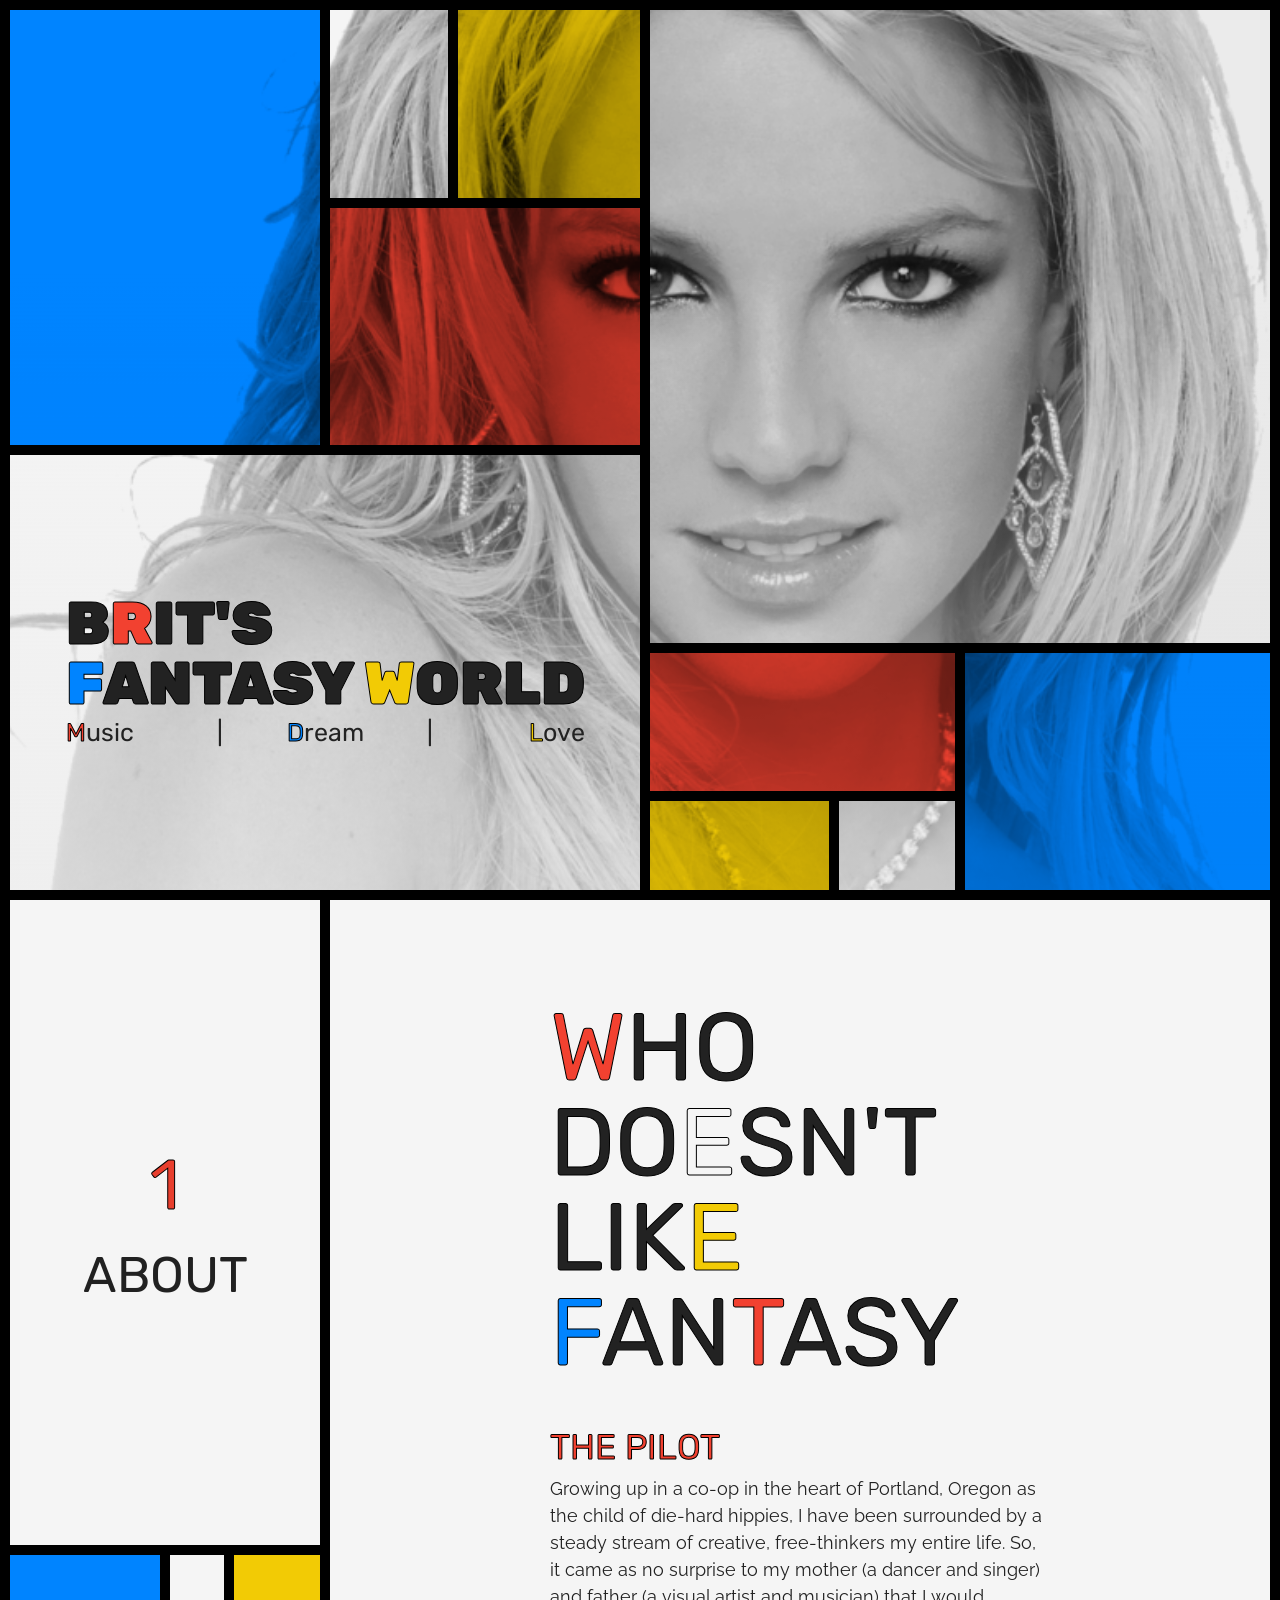
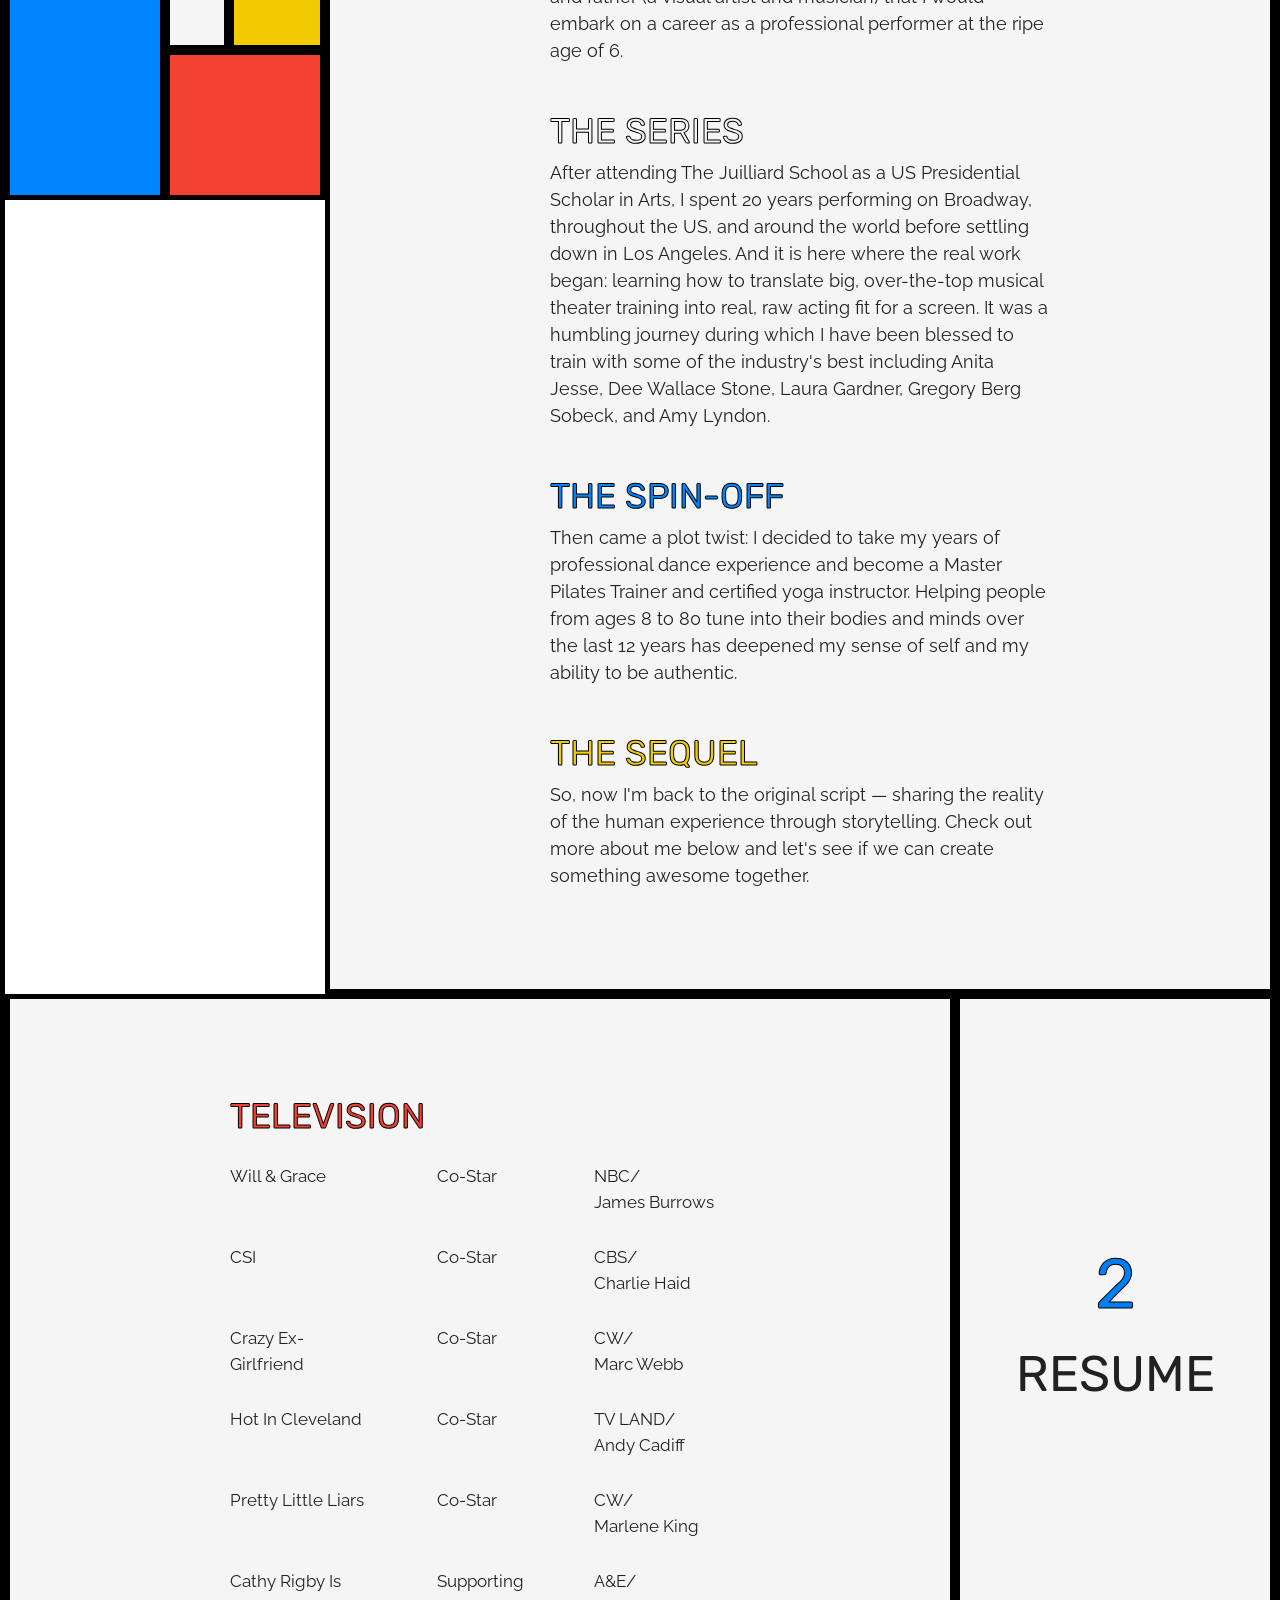
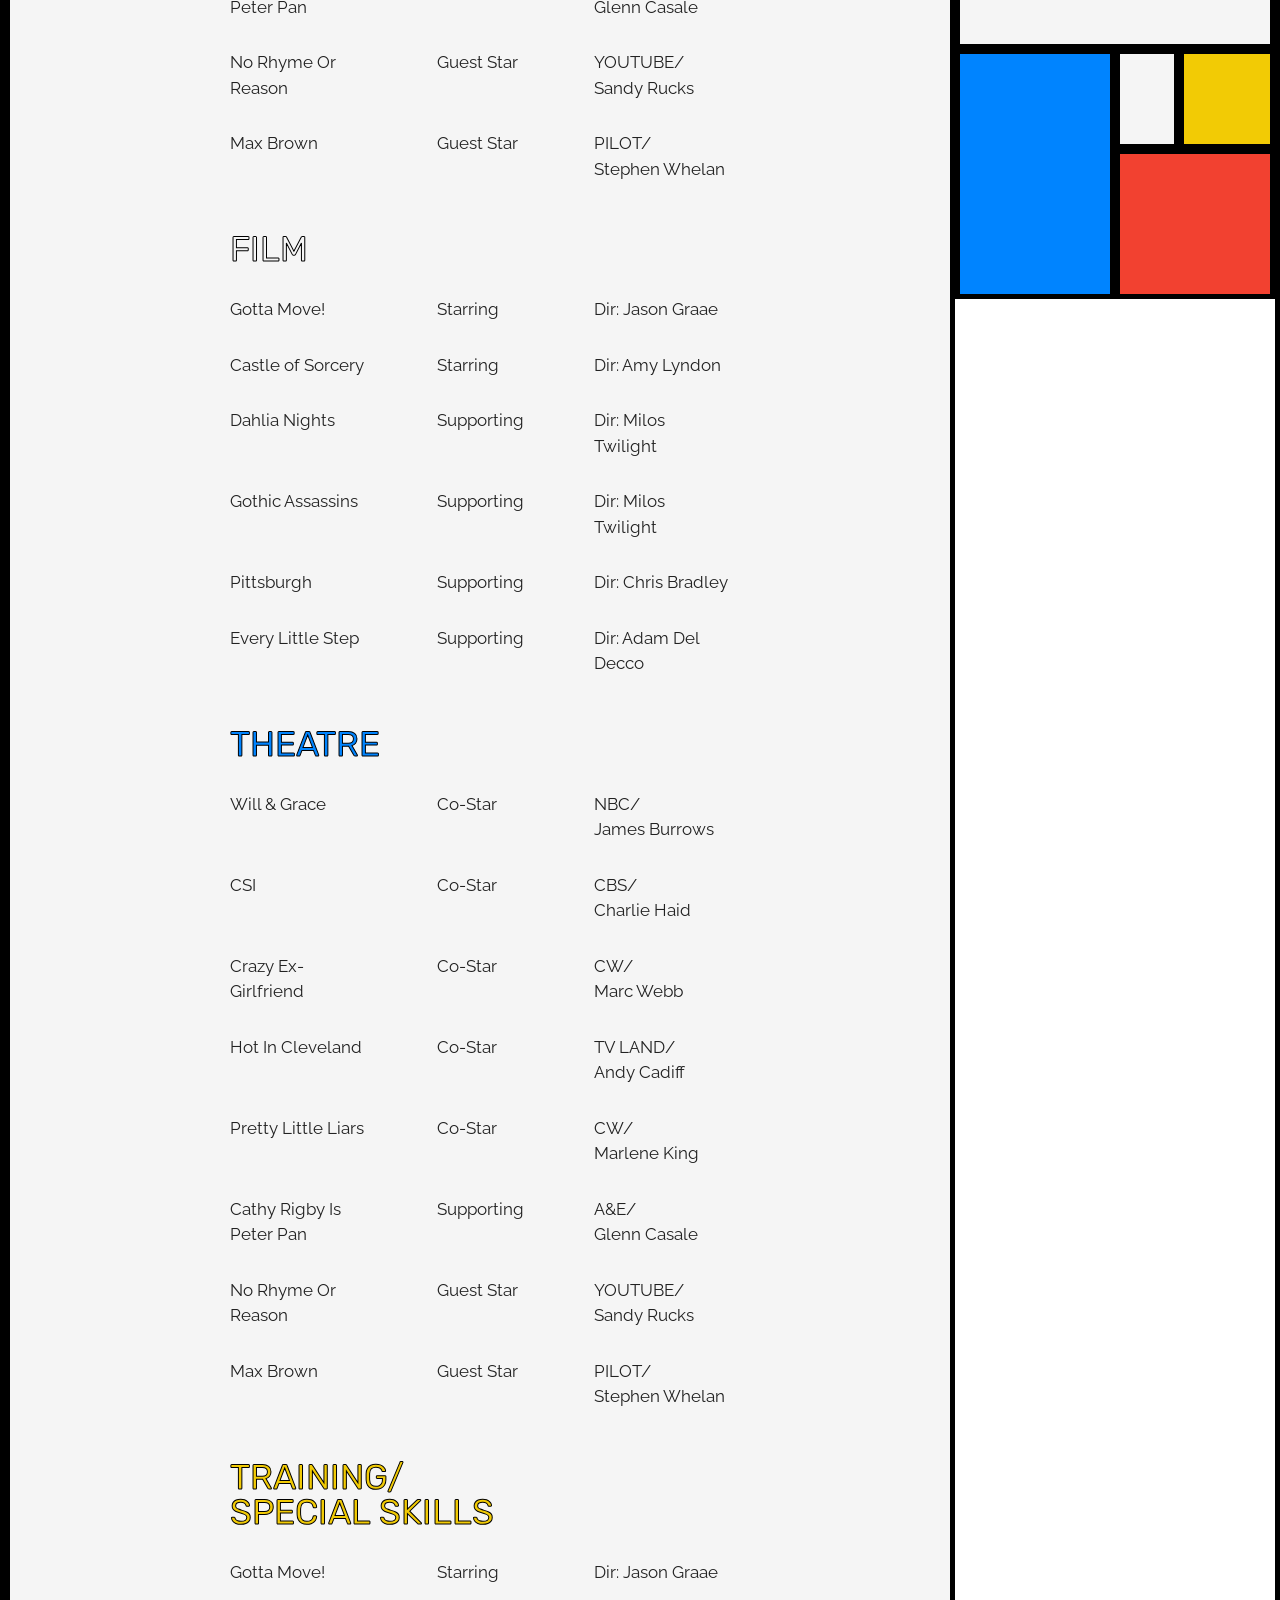
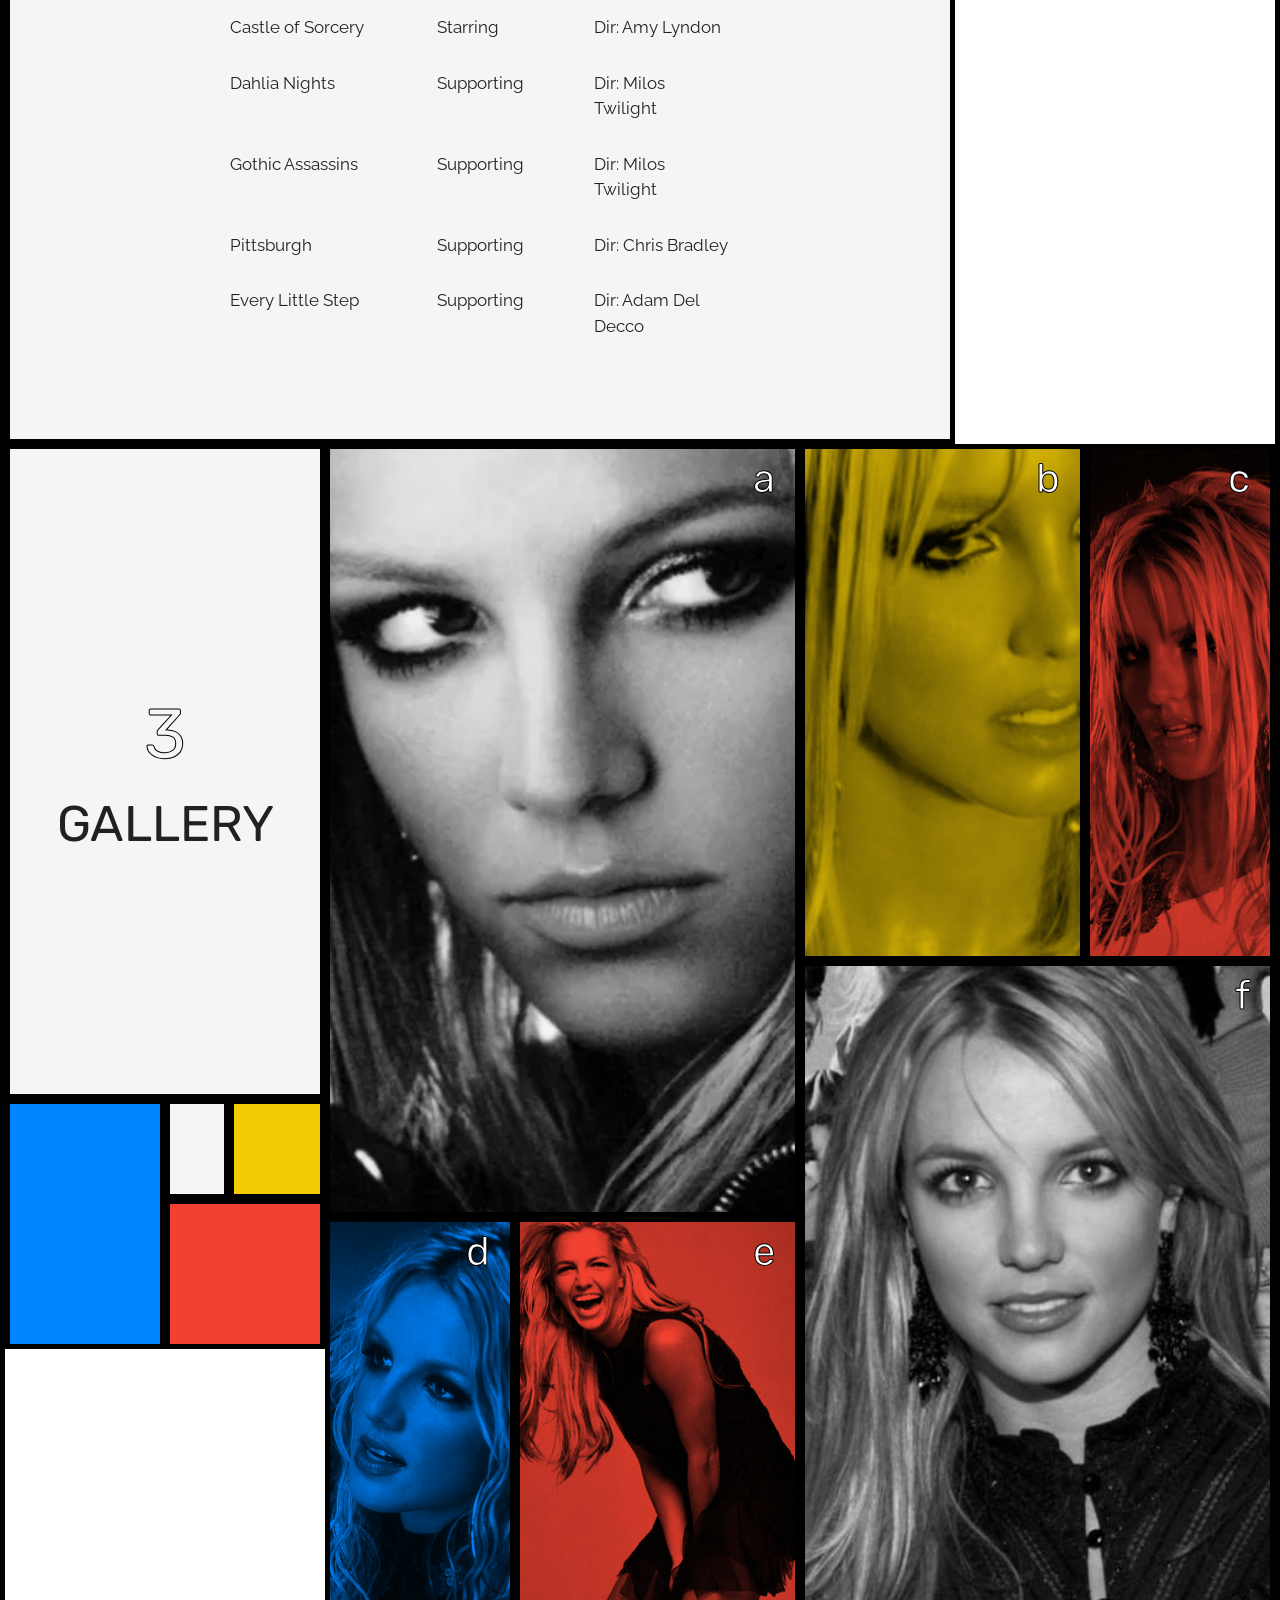
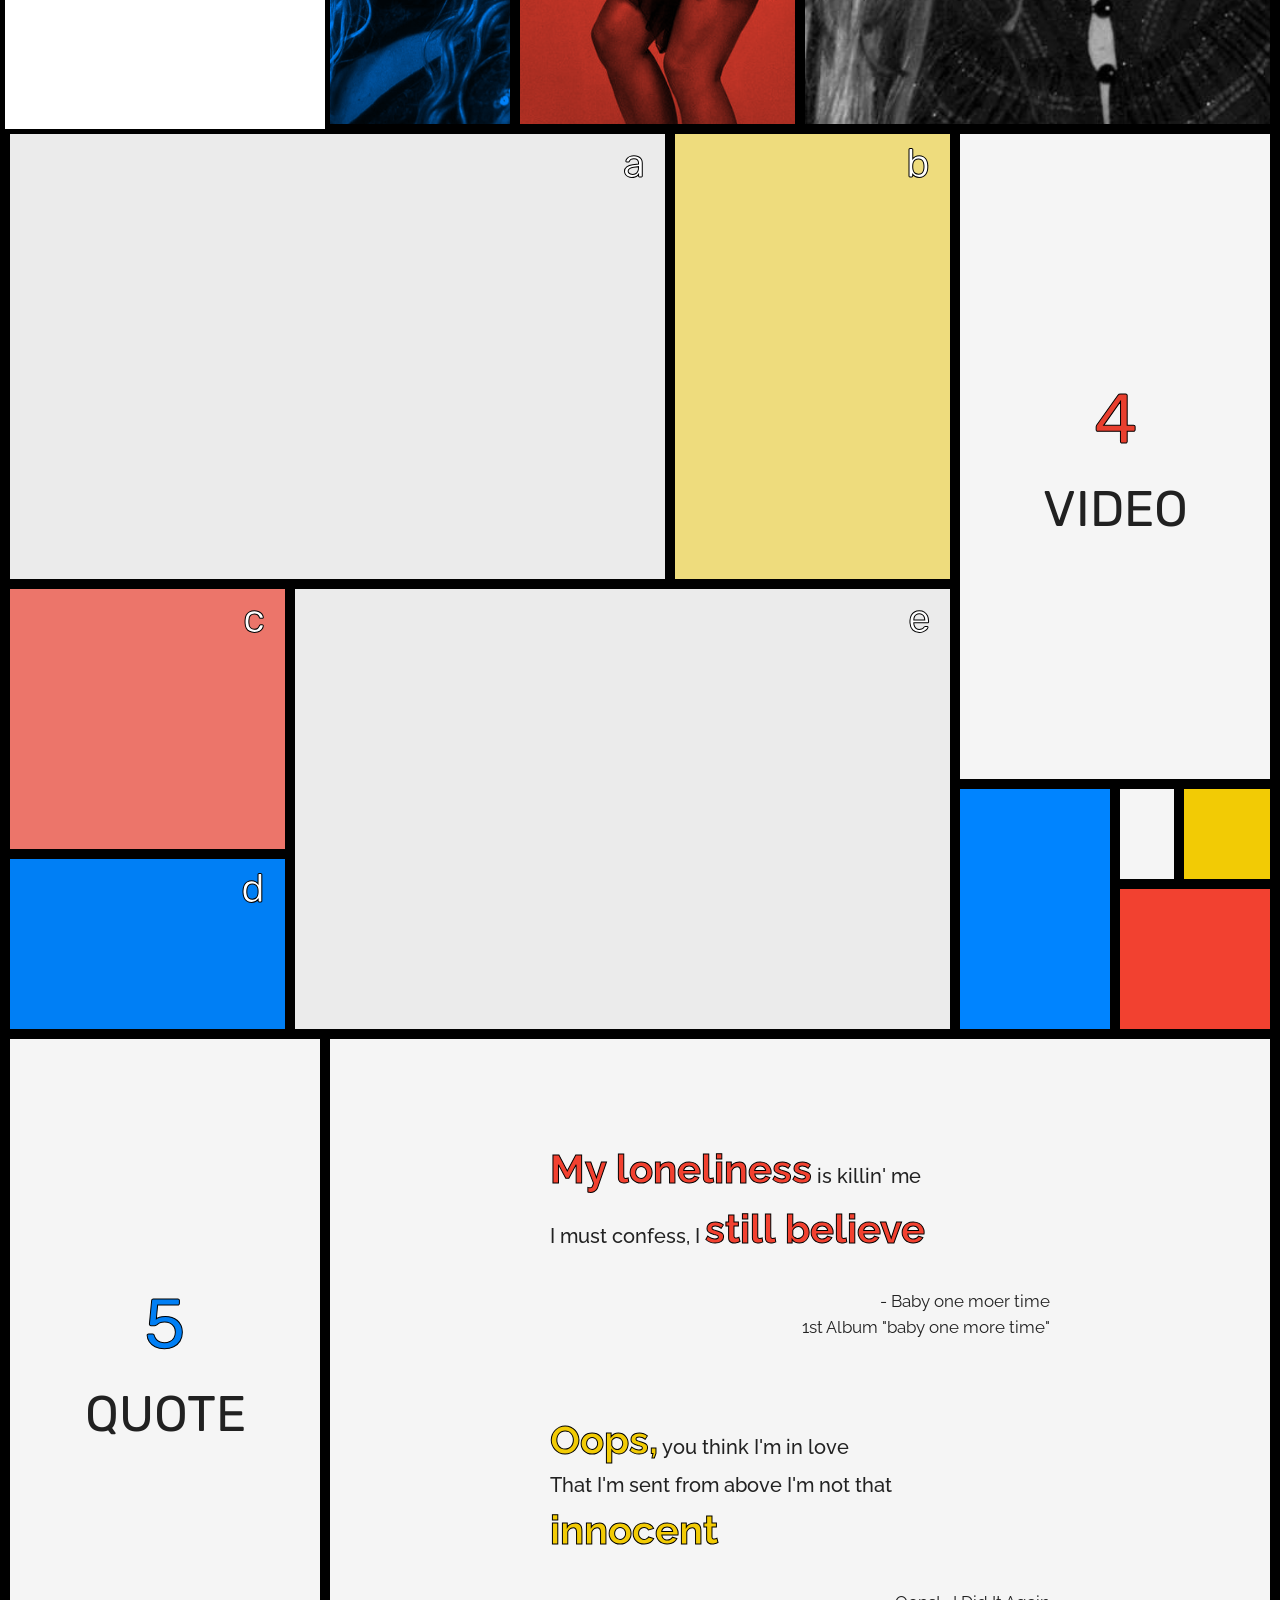
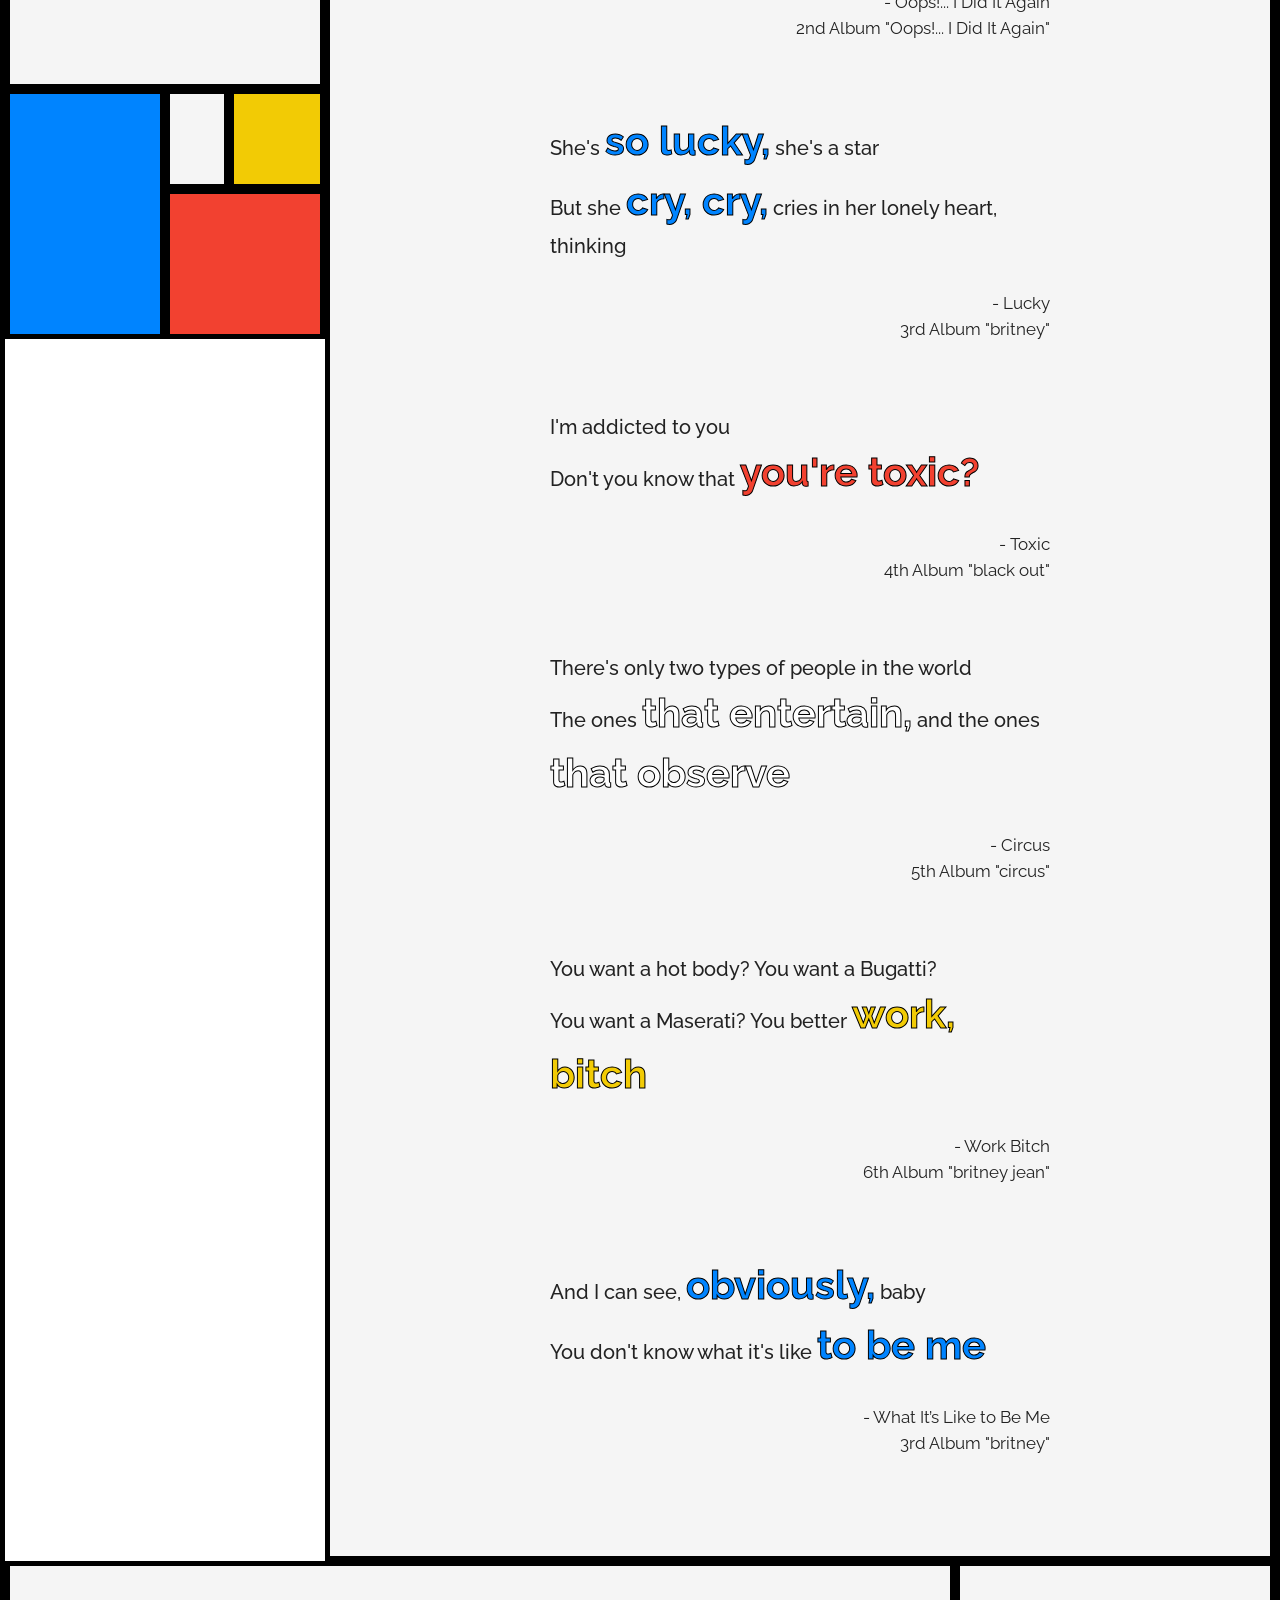
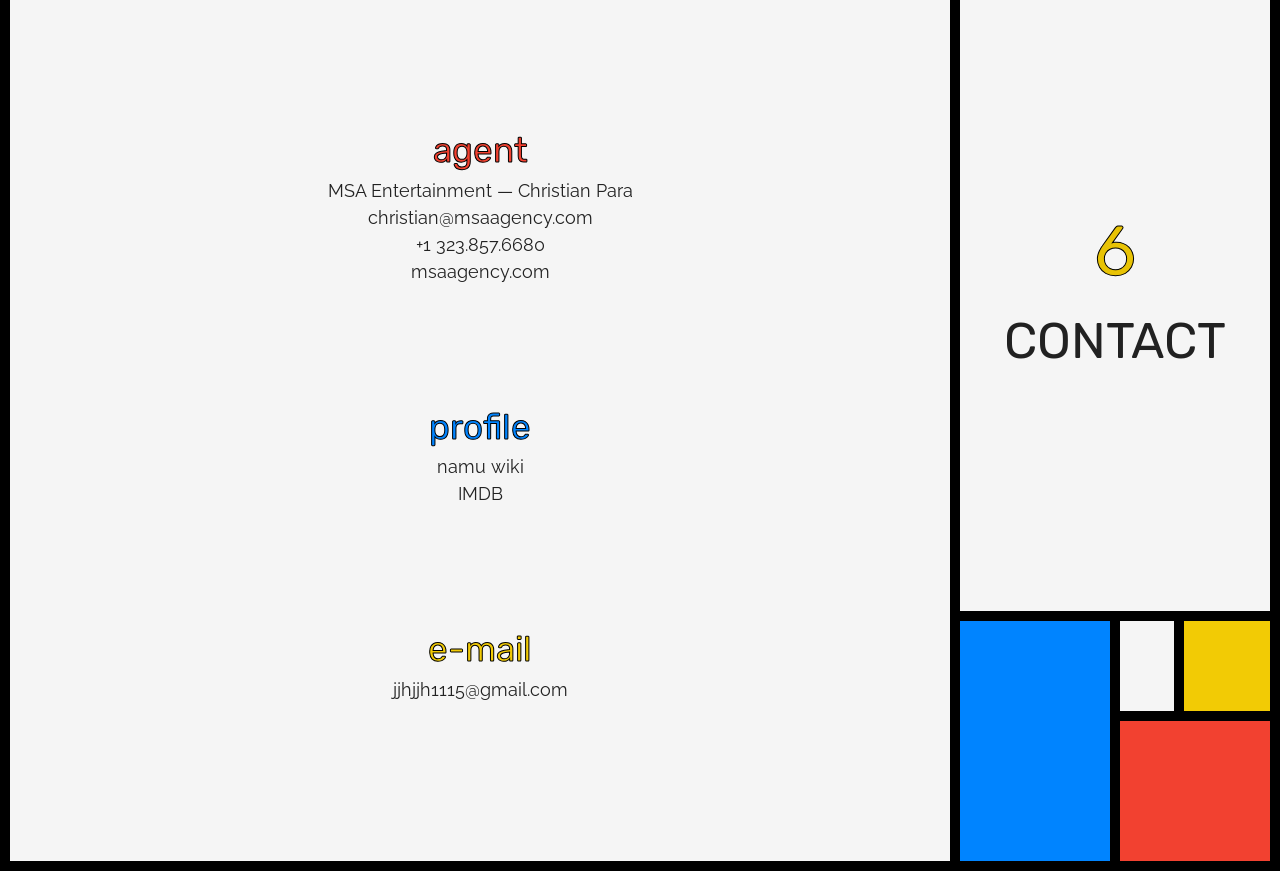
<file: porties/greedy/index.html>
<!DOCTYPE html>
<html lang="ko">
<head>
    <meta charset="UTF-8">
    <meta name="viewport" content="width=device-width, initial-scale=1.0">
    <title>GREEDY</title>
    <link rel="stylesheet" href="./assets/css/reset.css">
    <link rel="stylesheet" href="./assets/css/style.css">

</head>
<body>
    <div class="wrap">
        <div class="loading_wrap">
            <div class="loading">
                <div class="loading_item">
                    <div></div>
                    <div></div>
                    <div></div>
                    <div></div>
                    <div></div>
                    <div></div>
                </div>
                <div class="loading_txt">
                    <span class="loading_txt_item">L</span><span class="loading_txt_item">O</span>A<span class="loading_txt_item">D</span>IN<span class="loading_txt_item">G</span>
                </div>
            </div>
        </div>
        <div class="frame"></div>
        <header class="header">
            <div class="header__img"></div>
            <div class="header__img2"></div>
            <section class="header__left-section">
                <div class="header__left-section__top">
                    <div class="header__left-section__top__box header__left-section__top__box1">
                        <div></div>
                    </div>
                    <div class="header__left-section__top__box header__left-section__top__box2">
                        <div></div>
                    </div>
                    <div class="header__left-section__top__box header__left-section__top__box3">
                        <div></div>
                    </div>
                    <div class="header__left-section__top__box header__left-section__top__box4">
                        <div></div>
                    </div>
                </div>
                <div class="header__left-section__bottom">
                    <div class="header__left-section__bottom__color"></div>
                    <div class="header__left-section__bottom__box">
                        <h1>B<span>R</span>IT'S <br><span>F</span>ANTASY <span>W</span>ORLD</h1>
                        <p>
                            <span><span class="text-red">M</span>usic</span><span>|</span><span><span class="text-blue">D</span>ream</span><span>|</span><span><span class="text-yellow">L</span>ove</span>
                        </p>
                    </div>
                </div>
            </section>
            <section class="header__right-section">
                <div class="header__right-section__top">
                    <div class="header__right-section__top_box">
                        <div></div>
                    </div>
                </div>
                <div class="header__right-section__bottom">
                    <div class="header__right-section__bottom_box header__right-section__bottom_box1">
                        <div></div>
                    </div>
                    <div class="header__right-section__bottom_box header__right-section__bottom_box2">
                        <div></div>
                    </div>
                    <div class="header__right-section__bottom_box header__right-section__bottom_box3">
                        <div></div>
                    </div>
                    <div class="header__right-section__bottom_box header__right-section__bottom_box4">
                        <div></div>
                    </div>
                </div>
            </section>
        </header>
        <div class="section__wrap section__wrap01">
            <div class="section__phase">
                <div class="section__phase__top">
                    <div></div>
                    <div class="section__phase__top__content">
                        <div class="section__phase__top__content__num section__phase__top__content__num01">1</div>
                        <div class="section__phase__top__content__txt">about</div>
                    </div>
                </div>
                <div class="section__phase__bottom">
                    <div class="section__phase__bottom__box section__phase__bottom__box1"><div></div></div>
                    <div class="section__phase__bottom__box section__phase__bottom__box2"><div></div></div>
                    <div class="section__phase__bottom__box section__phase__bottom__box3"><div></div></div>
                    <div class="section__phase__bottom__box section__phase__bottom__box4"><div></div></div>
                </div>
            </div>
            <section class="section section01">
                <div class="section__color"></div>
                <div class="section__col">
                    <div class="section__title">
                        <span>w</span>ho<br></span>
                        do<span>e</span>sn't<br>
                        lik<span>e</span><br>
                        <span>f</span>an<span>t</span>asy
                    </div>
                    <div class="section__content">
                        <div class="section__content__title section__content__title1">the pilot</div>
                        <div class="section__content__txt">Growing up in a co-op in the heart of Portland, Oregon as the child of die-hard hippies, I have been surrounded by a steady stream of creative, free-thinkers my entire life. So, it came as no surprise to my mother (a dancer and singer) and father (a visual artist and musician) that I would embark on a career as a professional performer at the ripe age of 6.</div>
                    </div>
                    <div class="section__content">
                        <div class="section__content__title section__content__title2">the series</div>
                        <div class="section__content__txt">After attending The Juilliard School as a US Presidential Scholar in Arts, I spent 20 years performing on Broadway, throughout the US, and around the world before settling down in Los Angeles. And it is here where the real work began: learning how to translate big, over-the-top musical theater training into real, raw acting fit for a screen. It was a humbling journey during which I have been blessed to train with some of the industry's best including Anita Jesse, Dee Wallace Stone, Laura Gardner, Gregory Berg Sobeck, and Amy Lyndon.</div>
                    </div>
                    <div class="section__content">
                        <div class="section__content__title section__content__title3">the spin-off</div>
                        <div class="section__content__txt">Then came a plot twist: I decided to take my years of professional dance experience and become a Master Pilates Trainer and certified yoga instructor. Helping people from ages 8 to 80 tune into their bodies and minds over the last 12 years has deepened my sense of self and my ability to be authentic.</div>
                    </div>
                    <div class="section__content">
                        <div class="section__content__title section__content__title4">the sequel</div>
                        <div class="section__content__txt">So, now I'm back to the original script — sharing the reality of the human experience through storytelling. Check out more about me below and let's see if we can create something awesome together.</div>
                    </div>
                </div>
            </section>
        </div>
        <div class="section__wrap section__wrap02">
            <section class="section section02">
                <div class="section__color"></div>
                <div class="section__col">
                    <div class="section__content">
                        <div class="section__content__title section__content__title1">television</div>
                        <div class="section__content__list">
                            <div>Will & Grace</div>
                            <div>Co-Star</div>
                            <div>NBC/<br>James Burrows</div>
                            <div>CSI</div>
                            <div>Co-Star</div>
                            <div>CBS/<br>Charlie Haid</div>
                            <div>Crazy Ex-Girlfriend</div>
                            <div>Co-Star</div>
                            <div>CW/<br>Marc Webb</div>
                            <div>Hot In Cleveland</div>
                            <div>Co-Star</div>
                            <div>TV LAND/<br>Andy Cadiff</div>
                            <div>Pretty Little Liars</div>
                            <div>Co-Star</div>
                            <div>CW/<br>Marlene King</div>
                            <div>Cathy Rigby Is Peter Pan</div>
                            <div>Supporting</div>
                            <div>A&E/<br>Glenn Casale</div>
                            <div>No Rhyme Or Reason</div>
                            <div>Guest Star</div>
                            <div>YOUTUBE/<br>Sandy Rucks</div>
                            <div>Max Brown</div>
                            <div>Guest Star</div>
                            <div>PILOT/<br>Stephen Whelan</div>
                        </div>
                    </div>
                    <div class="section__content">
                        <div class="section__content__title section__content__title2">film</div>
                        <div class="section__content__list">
                            <div>Gotta Move!</div>
                            <div>Starring</div>
                            <div>Dir: Jason Graae</div>
                            <div>Castle of Sorcery</div>
                            <div>Starring</div>
                            <div>Dir: Amy Lyndon</div>
                            <div>Dahlia Nights</div>
                            <div>Supporting</div>
                            <div>Dir: Milos Twilight</div>
                            <div>Gothic Assassins</div>
                            <div>Supporting</div>
                            <div>Dir: Milos Twilight</div>
                            <div>Pittsburgh</div>
                            <div>Supporting</div>
                            <div>Dir: Chris Bradley</div>
                            <div>Every Little Step</div>
                            <div>Supporting</div>
                            <div>Dir: Adam Del Decco</div>
                        </div>
                    </div>
                    <div class="section__content">
                        <div class="section__content__title section__content__title3">theatre</div>
                        <div class="section__content__list">
                            <div>Will & Grace</div>
                            <div>Co-Star</div>
                            <div>NBC/<br>James Burrows</div>
                            <div>CSI</div>
                            <div>Co-Star</div>
                            <div>CBS/<br>Charlie Haid</div>
                            <div>Crazy Ex-Girlfriend</div>
                            <div>Co-Star</div>
                            <div>CW/<br>Marc Webb</div>
                            <div>Hot In Cleveland</div>
                            <div>Co-Star</div>
                            <div>TV LAND/<br>Andy Cadiff</div>
                            <div>Pretty Little Liars</div>
                            <div>Co-Star</div>
                            <div>CW/<br>Marlene King</div>
                            <div>Cathy Rigby Is Peter Pan</div>
                            <div>Supporting</div>
                            <div>A&E/<br>Glenn Casale</div>
                            <div>No Rhyme Or Reason</div>
                            <div>Guest Star</div>
                            <div>YOUTUBE/<br>Sandy Rucks</div>
                            <div>Max Brown</div>
                            <div>Guest Star</div>
                            <div>PILOT/<br>Stephen Whelan</div>
                        </div>
                    </div>
                    <div class="section__content">
                        <div class="section__content__title section__content__title4">training/
                            <br>special skills</div>
                        <div class="section__content__list">
                            <div>Gotta Move!</div>
                            <div>Starring</div>
                            <div>Dir: Jason Graae</div>
                            <div>Castle of Sorcery</div>
                            <div>Starring</div>
                            <div>Dir: Amy Lyndon</div>
                            <div>Dahlia Nights</div>
                            <div>Supporting</div>
                            <div>Dir: Milos Twilight</div>
                            <div>Gothic Assassins</div>
                            <div>Supporting</div>
                            <div>Dir: Milos Twilight</div>
                            <div>Pittsburgh</div>
                            <div>Supporting</div>
                            <div>Dir: Chris Bradley</div>
                            <div>Every Little Step</div>
                            <div>Supporting</div>
                            <div>Dir: Adam Del Decco</div>
                        </div>
                    </div>
                </div>
            </section>
            <div class="section__phase section__phase02">
                <div class="section__phase__top">
                    <div></div>
                    <div class="section__phase__top__content">
                        <div class="section__phase__top__content__num section__phase__top__content__num02">2</div>
                        <div class="section__phase__top__content__txt">resume</div>
                    </div>
                </div>
                <div class="section__phase__bottom">
                    <div class="section__phase__bottom__box section__phase__bottom__box1"><div></div></div>
                    <div class="section__phase__bottom__box section__phase__bottom__box2"><div></div></div>
                    <div class="section__phase__bottom__box section__phase__bottom__box3"><div></div></div>
                    <div class="section__phase__bottom__box section__phase__bottom__box4"><div></div></div>
                </div>
            </div>
        </div>
        <div class="section__wrap section__wrap03">
            <div class="section__phase">
                <div class="section__phase__top">
                    <div></div>
                    <div class="section__phase__top__content">
                        <div class="section__phase__top__content__num section__phase__top__content__num03">3</div>
                        <div class="section__phase__top__content__txt">gallery</div>
                    </div>
                </div>
                <div class="section__phase__bottom">
                    <div class="section__phase__bottom__box section__phase__bottom__box1"><div></div></div>
                    <div class="section__phase__bottom__box section__phase__bottom__box2"><div></div></div>
                    <div class="section__phase__bottom__box section__phase__bottom__box3"><div></div></div>
                    <div class="section__phase__bottom__box section__phase__bottom__box4"><div></div></div>
                </div>
            </div>
            <section class="section section03">
                <div class="section__color"></div>
                <div class="section__grid section__grid03">
                    <div class="section__grid__box">
                        <div class="section__grid__item section03__grid__item01">
                            <a href="../greedy/assets/img/sec03_01.webp" target="_blank">
                                <img src="../greedy/assets/img/sec03_01.webp" alt="britney">
                            </a>
                            <div class="sec__grid__color grid__white"></div>
                            <div class="sec__grid__box__txt">a</div>
                        </div>
                        <div class="section__grid__item section03__grid__item02">
                            <a href="../greedy/assets/img/sec03_02.jpg" target="_blank">
                                <img src="../greedy/assets/img/sec03_02.jpg" alt="britney">
                            </a>
                            <div class="sec__grid__color grid__yellow"></div>
                            <div class="sec__grid__box__txt">b</div>
                        </div>
                        <div class="section__grid__item section03__grid__item03">
                            <a href="../greedy/assets/img/sec03_03.jpg" target="_blank">
                                <img src="../greedy/assets/img/sec03_03.jpg" alt="">
                            </a>
                            <div class="sec__grid__color grid__red"></div>
                            <div class="sec__grid__box__txt">c</div>
                        </div>
                        <div class="section__grid__item section03__grid__item04">
                            <a href="../greedy/assets/img/sec03_04.jpg" target="_blank">
                                <img src="../greedy/assets/img/sec03_04.jpg" alt="britney">
                            </a>
                            <div class="sec__grid__color grid__blue"></div>
                            <div class="sec__grid__box__txt">d</div>
                        </div>
                        <div class="section__grid__item section03__grid__item05">
                            <a href="../greedy/assets/img/sec03_05.jpg" target="_blank">
                                <img src="../greedy/assets/img/sec03_05.jpg" alt="britney">
                            </a>
                            <div class="sec__grid__color grid__red"></div>
                            <div class="sec__grid__box__txt">e</div>
                        </div>
                        <div class="section__grid__item section03__grid__item06">
                            <a href="../greedy/assets/img/sec03_06.jpg" target="_blank">
                                <img src="../greedy/assets/img/sec03_06.jpg" alt="britney">
                            </a>
                            <div class="sec__grid__color grid__white"></div>
                            <div class="sec__grid__box__txt">f</div>
                        </div>
                    </div>
                </div>
            </section>
        </div>
        <div class="section__wrap section__wrap04">
            <section class="section section04">
                <div class="section__color"></div>
                <div class="section__grid section__grid04">
                    <div class="section__grid__box">
                        <div class="section__grid__item section04__grid__item01">
                            <a href="https://www.youtube.com/watch?v=s25OMP4Ww6Y" target="_blank">
                                <video autoplay loop muted playsinline>
                                    <source src="./assets/video/brit01.mp4" type="video/mp4">
                                </video>
                                <img class="sec04__img" src="../greedy/assets/img/brit01.jpg" alt="britney">
                            </a>
                            <div class="sec__grid__color grid__white"></div>
                            <div class="sec__grid__box__txt">a</div>
                        </div>
                        <div class="section__grid__item section04__grid__item02">
                            <a href="https://www.youtube.com/watch?v=-XrhNZqS4xk" target="_blank">
                                <video autoplay loop muted playsinline>
                                    <source src="./assets/video/brit02.mp4" type="video/mp4">
                                </video>
                                <img class="sec04__img" src="../greedy/assets/img/brit02.jpg" alt="britney">
                            </a>
                            <div class="sec__grid__color grid__yellow"></div>
                            <div class="sec__grid__box__txt">b</div>
                        </div>
                        <div class="section__grid__item section04__grid__item03">
                            <a href="https://www.youtube.com/watch?v=CduA0TULnow" target="_blank">
                                <video autoplay loop muted playsinline>
                                    <source src="./assets/video/brit04.mp4" type="video/mp4">
                                </video>
                                <img class="sec04__img" src="../greedy/assets/img/brit03.jpg" alt="britney">
                            </a>
                            <div class="sec__grid__color grid__red"></div>
                            <div class="sec__grid__box__txt">c</div>
                        </div>
                        <div class="section__grid__item section04__grid__item04">
                            <a href="https://www.youtube.com/watch?v=clwLKJ294u4" target="_blank">
                                <video autoplay loop muted playsinline>
                                    <source src="./assets/video/brit03.mp4" type="video/mp4">
                                </video>
                                <img class="sec04__img" src="../greedy/assets/img/brit04.jpg" alt="britney">
                            </a>
                            <div class="sec__grid__color grid__blue"></div>
                            <div class="sec__grid__box__txt">d</div>
                        </div>
                        <div class="section__grid__item section04__grid__item05">
                            <a href="https://www.youtube.com/watch?v=Mzybwwf2HoQ" target="_blank">
                                <video autoplay loop muted playsinline>
                                    <source src="./assets/video/brit06.mp4" type="video/mp4">
                                </video>
                                <img class="sec04__img" src="../greedy/assets/img/brit05.jpg" alt="britney">
                            </a>
                            <div class="sec__grid__color grid__white"></div>
                            <div class="sec__grid__box__txt">e</div>
                        </div>
                    </div>
                </div>
            </section>
            <div class="section__phase section__phase04">
                <div class="section__phase__top">
                    <div></div>
                    <div class="section__phase__top__content">
                        <div class="section__phase__top__content__num section__phase__top__content__num04">4</div>
                        <div class="section__phase__top__content__txt">video</div>
                    </div>
                </div>
                <div class="section__phase__bottom">
                    <div class="section__phase__bottom__box section__phase__bottom__box1"><div></div></div>
                    <div class="section__phase__bottom__box section__phase__bottom__box2"><div></div></div>
                    <div class="section__phase__bottom__box section__phase__bottom__box3"><div></div></div>
                    <div class="section__phase__bottom__box section__phase__bottom__box4"><div></div></div>
                </div>
            </div>
        </div>
        <div class="section__wrap section__wrap05">
            <div class="section__phase">
                <div class="section__phase__top">
                    <div></div>
                    <div class="section__phase__top__content">
                        <div class="section__phase__top__content__num section__phase__top__content__num05">5</div>
                        <div class="section__phase__top__content__txt">quote</div>
                    </div>
                </div>
                <div class="section__phase__bottom">
                    <div class="section__phase__bottom__box section__phase__bottom__box1"><div></div></div>
                    <div class="section__phase__bottom__box section__phase__bottom__box2"><div></div></div>
                    <div class="section__phase__bottom__box section__phase__bottom__box3"><div></div></div>
                    <div class="section__phase__bottom__box section__phase__bottom__box4"><div></div></div>
                </div>
            </div>
            <section class="section section05">
                <div class="section__color"></div>
                <div class="section__col">
                    <div class="quote__box">
                        <div class="quote__box__item quote__box__item1">
                            <h6><span>My loneliness</span> is killin' me
                                <br>I must confess, I <span>still believe</span></h6>
                            <p>- Baby one moer time
                                <br>1st Album "baby one more time"
                            </p>
                        </div>
                        <div class="quote__box__item quote__box__item2">
                            <h6><span>Oops,</span> you think I'm in love
                                <br>That I'm sent from above
                                I'm not that <span>innocent</span></h6>
                            <p>- Oops!... I Did It Again
                                <br>2nd Album "Oops!... I Did It Again"</p>
                        </div>
                        <div class="quote__box__item quote__box__item3">
                            <h6>She's <span>so lucky,</span> she's a star
                                <br>But she <span>cry, cry,</span> cries in her lonely heart, thinking</h6>
                            <p>- Lucky
                                <br>3rd Album "britney"</p>
                        </div>
                        <div class="quote__box__item quote__box__item4">
                            <h6>I'm addicted to you
                                <br>Don't you know that <span>you're toxic?</span></h6>
                            <p>- Toxic
                                <br>4th Album "black out"</p>
                        </div>
                        <div class="quote__box__item quote__box__item5">
                            <h6>There's only two types of people in the world
                                <br>The ones <span>that entertain,</span> and the ones <span>that observe</span></h6>
                            <p>- Circus
                                <br>5th Album "circus"</p></p>
                        </div>
                        <div class="quote__box__item quote__box__item6">
                            <h6>You want a hot body? You want a Bugatti?
                                <br>You want a Maserati? You better <span>work, bitch</span></h6>
                            <p>
                                - Work Bitch
                                <br>6th Album "britney jean"
                            </p>
                        </div>
                        <div class="quote__box__item quote__box__item7">
                            <h6>And I can see, <span>obviously,</span> baby
                               <br>You don't know what it's like <span>to be me</span></h6>
                            <p>- What It’s Like to Be Me
                                <br>3rd Album "britney"
                            </p>
                        </div>
                    </div>
                </div>
            </section>
        </div>
        <div class="section__wrap section__wrap06">
            <section class="section section06">
                <div class="section__color"></div>
                <div class="section__col">
                    <div class="contact__wrap">
                        <div class="contact__wrap__item contact__wrap__item01">
                            <h6>agent</h6>
                            <p>MSA Entertainment — Christian Para</p>
                            <p><a href="mailto:christian@msaagency.com">christian@msaagency.com</a></p>
                            <p>+1 323.857.6680</p>
                            <p><a href="https://msaagency.com/">msaagency.com</a></p>
                        </div>
                        <div class="contact__wrap__item contact__wrap__item02">
                            <h6>profile</h6>
                            <p><a href="https://namu.wiki/w/%EB%B8%8C%EB%A6%AC%ED%8A%B8%EB%8B%88%20%EC%8A%A4%ED%94%BC%EC%96%B4%EC%8A%A4">namu wiki</a></p>
                            <p><a href="https://www.imdb.com/name/nm0005453/?ref_=fn_al_nm_1">IMDB</a></p>
                        </div>
                        <div class="contact__wrap__item contact__wrap__item03">
                            <h6>e-mail</h6>
                            <p><a href="mailto:jjhjjh1115@gmail.com">jjhjjh1115@gmail.com</a></p>
                        </div>
                    </div>
                </div>
            </section>
            <div class="section__phase">
                <div class="section__phase__top">
                    <div></div>
                    <div class="section__phase__top__content">
                        <div class="section__phase__top__content__num section__phase__top__content__num06">6</div>
                        <div class="section__phase__top__content__txt">contact</div>
                    </div>
                </div>
                <div class="section__phase__bottom">
                    <div class="section__phase__bottom__box section__phase__bottom__box1"><div></div></div>
                    <div class="section__phase__bottom__box section__phase__bottom__box2"><div></div></div>
                    <div class="section__phase__bottom__box section__phase__bottom__box3"><div></div></div>
                    <div class="section__phase__bottom__box section__phase__bottom__box4"><div></div></div>
                </div>
            </div>
        </div>
    </div>
    <script src="./assets/js/main.js"></script>
</body>
</html>
</file>
<file: porties/greedy/assets/css/style.css>
@charset "utf-8";

@import url('https://fonts.googleapis.com/css2?family=Rubik:ital,wght@0,900;1,900&display=swap');
@import url('https://fonts.googleapis.com/css2?family=Raleway:ital,wght@0,100..900;1,100..900&display=swap');

/** 전체 wrap **/
.wrap {
    width: 100%;
}

.grid__white {
    background-color: #f5f5f5;
}

.grid__yellow {
    background-color: #f2cb05;
}

.grid__red {
    background-color: #f24130;
}

.grid__blue {
    background-color: #0084ff;
}

/** 로딩 폼 **/
.loading_wrap {
    position: fixed;
    top:0; left: 0;
    width: 100%;
    height: 100vh;
    background-color: #fff;
    z-index: 99999;
    overflow: hidden;
    transition-duration: 0.3s;
}

.loading {
    position: absolute;
    top: 50%; left: 50%;
    transform: translate(-50%, -50%);
}

.loading_item {
    display: flex;
    flex-wrap: wrap;
    justify-content: space-between;
}

.loading_item > div {
    width: 15px;
    height: 100px;
    background-color: #000;
    transform: scaleY(0.1);
    transform-origin: bottom;
}

@keyframes loadingAni {
    0% {
        transform: scaleY(0.1);
    }
    50% {
        transform: scaleY(1);
    }
    100% {
        transform: scaleY(0.1);
    }
}

.loading_item > div:nth-of-type(1) {
    animation: loadingAni linear infinite 0.8s 0.2s;
}

.loading_item > div:nth-of-type(2) {
    border: 1px solid #000;
    box-sizing: border-box;
    background-color: #f24130;
    animation: loadingAni linear infinite 0.8s;
}

.loading_item > div:nth-of-type(3) {
    animation: loadingAni linear infinite 0.8s 0.1s;
}

.loading_item > div:nth-of-type(4) {
    border: 1px solid #000;
    box-sizing: border-box;
    background-color: #0084ff;
    animation: loadingAni linear infinite 0.8s 0.3s;
}

.loading_item > div:nth-of-type(5) {
    border: 1px solid #000;
    box-sizing: border-box;
    background-color: #f2cb05;
    animation: loadingAni linear infinite 0.8s 0.5s;
}

.loading_item > div:nth-of-type(6) {
    animation: loadingAni linear infinite 0.8s 0.2s;
}

.loading_txt {
    font-size: 30px;
    font-weight: bold;
    letter-spacing: 1px;
    -webkit-text-stroke: 1px #000;
    font-family: "Rubik", sans-serif;
}

.loading_txt_item:nth-of-type(1) {
    color: #f24130;
}

.loading_txt_item:nth-of-type(2) {
    color: #0084ff;
}

.loading_txt_item:nth-of-type(3) {
    color: #f2cb05;
}

.loading_txt_item:nth-of-type(4) {
    color: #f24130;
}

/** frame **/
.frame {
    position: fixed;
    top:0;
    left: 50%;
    transform: translateX(-50%);
    border: 10px solid #000;
    box-sizing: border-box;
    width: 1440px;
    height: 100vh;
    pointer-events: none;
    z-index: 1000;
}

/** header 시작 **/
.header {
    position: relative;
    width: 1440px;
    height: 100vh;
    border: 5px solid #000;
    box-sizing: border-box;
    margin: 0 auto;
    display: grid;
    grid-template: 1fr / 640px 1fr;
}

/** header img **/
.header__img {
    position: absolute;
    top: 0; left: 0;
    width: 100%; height: 100%;
    background-image: url(../img/back.png);
    z-index: -3;
    background-repeat: no-repeat;
    background-position: bottom right;
    background-size: auto 100%;
    filter: grayscale();
}
.header__img2 {
    position: absolute;
    top: 0; left: 0;
    width: 100%; height: 100%;
    background-image: linear-gradient(0deg, hsla(0, 0%, 96.1%, 0.6), transparent 70%);
    z-index: -2;
}

/** header left section **/
.header__left-section {
    display: grid;
    grid-template: repeat(18, 1fr) / repeat(10, 1fr);
}

/** header__left-section__top **/
.header__left-section__top {
    grid-row: 1 / span 9;
    grid-column: 1 / span 10;
    display: grid;
    grid-template: repeat(9, 1fr) / repeat(10, 1fr);
}

.header__left-section__top__box {
    border: 5px solid #000;
    box-sizing: border-box;
}

.header__left-section__top__box1 {
    grid-row: 1 / span 9;
    grid-column: 1 /span 5;
}

.header__left-section__top__box1 div {
    height: 100%;
    background-color: #0084ff;
    mix-blend-mode: multiply;
}

.header__left-section__top__box2 {
    grid-row: 1 / span 4;
    grid-column: 6 /span 2;
}

.header__left-section__top__box2 div {
    height: 100%;
    background-color: #f5f5f5;
    mix-blend-mode: multiply;
}

.header__left-section__top__box3 {
    grid-row: 1 / span 4;
    grid-column: 8 /span 3;
}

.header__left-section__top__box3 div {
    height: 100%;
    background-color: #f2cb05;
    mix-blend-mode: multiply;
}

.header__left-section__top__box4 {
    grid-row: 5 / span 5;
    grid-column: 6 /span 5;
}

.header__left-section__top__box4 div {
    height: 100%;
    background-color: #f24130;
    mix-blend-mode: multiply;
}

/** header__left-section__bottom **/
.header__left-section__bottom {
    position: relative;
    grid-row: 10 / span 9;
    grid-column: 1 / span 10;
    border: 5px solid #000;
    box-sizing: border-box;
    display: flex;
    justify-content: center;
    align-items: center;
    pointer-events: none;
}

.header__left-section__bottom__color {
    position: absolute;
    top: 0; left: 0;
    width: 100%; height: 100%;
    background-color: #f5f5f5;
    mix-blend-mode: multiply;
    z-index: -1;
}

.header__left-section__bottom__box h1 {
    font-weight: 900;
    font-family: "Rubik", sans-serif;
    -webkit-text-stroke: 1px #000;
    font-size: 60px;
    line-height: 1;
}

.header__left-section__bottom__box h1 span:nth-of-type(1) {
    color: #f24130;
}

.header__left-section__bottom__box h1 span:nth-of-type(2) {
    color: #0084ff;
}

.header__left-section__bottom__box h1 span:nth-of-type(3) {
    color: #f2cb05;
}

.header__left-section__bottom__box p {
    width: 100%;
    display: grid;
    grid-template-columns: 1fr min-content 1fr min-content 1fr;
    gap: 0 10%;
    font-size: 25px;
    font-family: "Rubik", sans-serif;
}

.header__left-section__bottom__box p span:nth-of-type(3) {
    text-align: center;
}

.header__left-section__bottom__box p span:last-of-type {
    text-align: right;
}

.header__left-section__bottom__box p span span {
    -webkit-text-stroke: 1px #000;
}

.header__left-section__bottom__box p .text-red {
    color: #f24130;
}

.header__left-section__bottom__box p .text-blue {
    color: #0084ff;
}

.header__left-section__bottom__box p .text-yellow {
    color: #f2cb05;
}

/** header__right-section **/
.header__right-section {
    display: grid;
    grid-template: repeat(18, 1fr) / repeat(10, 1fr);
}

.header__right-section__top {
    grid-row: 1 / span 13;
    grid-column: 1 / span 10;
    border: 5px solid #000;
    box-sizing: border-box;
}

.header__right-section__top div {
    height: 100%;
    background-color: #f5f5f5;
    mix-blend-mode: multiply;
}

.header__right-section__bottom {
    grid-row: 14 / span 5;
    grid-column: 1 / span 10;
    display: grid;
    grid-template: repeat(5, 1fr) / repeat(10, 1fr);
}

.header__right-section__bottom_box {
    border: 5px solid #000;
    box-sizing: border-box;
}

.header__right-section__bottom_box1 {
    grid-row: 1 / span 3;
    grid-column: 1 / span 5;
}

.header__right-section__bottom_box1 div {
    height: 100%;
    background-color: #f24130;
    mix-blend-mode: multiply;
}

.header__right-section__bottom_box2 {
    grid-row: 1 / span 5;
    grid-column: 6 / span 5;
}

.header__right-section__bottom_box2 div {
    height: 100%;
    background-color: #0084ff;
    mix-blend-mode: multiply;
}

.header__right-section__bottom_box3 {
    grid-row: 4 / span 2;
    grid-column: 1 / span 3;
}

.header__right-section__bottom_box3 div {
    height: 100%;
    background-color: #f2cb05;
    mix-blend-mode: multiply;
}

.header__right-section__bottom_box4 {
    grid-row: 4 / span 2;
    grid-column: 4 / span 2;
}

.header__right-section__bottom_box4 div {
    height: 100%;
    background-color: #f5f5f5;
    mix-blend-mode: multiply;
}


/***** section__wrap ******/
.section__wrap {
    position: relative;
    width: 1440px;
    border: 5px solid #000;
    border-top: none;
    box-sizing: border-box;
    margin: 0 auto;
    display: grid;
}

.section__wrap01 {
    grid-template: 1fr / 320px 1fr;
}

/*** section__phase ***/
.section__phase {
    height: 100vh;
    position: sticky;
    top: 10px; left: 0;
    display: grid;
    grid-template: repeat(18, 1fr) / repeat(10, 1fr);
}
/*** section__phase__top ***/
.section__phase__top {
    position: relative;
    grid-row: 1 / span 13;
    grid-column: 1 / span 10;
    border: 5px solid #000;
    border-top: none;
}

.section__phase__top> div:nth-of-type(1) {
    position: absolute;
    top: 0; left: 0;
    width: 100%; height: 100%;
    background-color: #f5f5f5;
    mix-blend-mode: multiply;
}

.section__phase__top__content {
    width: 100%; height: 100%;
    display: flex;
    justify-content: center;
    align-items: center;
    flex-direction: column;
}

.section__phase__top__content__num {
    font-size: 70px;
    font-family: "Rubik", sans-serif;
    -webkit-text-stroke: 1px #000;
    color: #f24130;
}

.section__phase__top__content__num01 {
    color: #f24130;
}

.section__phase__top__content__txt {
    font-size: 50px;
    font-family: "Rubik", sans-serif;
    text-transform: uppercase;
}

/*** section__phase__bottom ***/
.section__phase__bottom {
    grid-row: 14 / span 5;
    grid-column: 1 / span 10;
    display: grid;
    grid-template: repeat(5, 1fr) / repeat(10, 1fr);
}

.section__phase__bottom__box {
    position: relative;
    border: 5px solid #000;
    box-sizing: border-box;
}

.section__phase__bottom__box div {
    position: absolute;
    width: 100%; height: 100%;
    top: 0; left: 0;
    mix-blend-mode: multiply;
}

.section__phase__bottom__box1 {
    grid-row: 1 / span 5;
    grid-column: 1 / span 5;
}

.section__phase__bottom__box1 div {
    background-color: #0084ff;
}

.section__phase__bottom__box2 {
    grid-row: 1 / span 2;
    grid-column: 6 / span 2;
}

.section__phase__bottom__box2 div {
    background-color: #f5f5f5;
}

.section__phase__bottom__box3 {
    grid-row: 1 / span 2;
    grid-column: 8 / span 3;
}

.section__phase__bottom__box3 div {
    background-color: #f2cb05;
}

.section__phase__bottom__box4 {
    grid-row: 3 / span 3;
    grid-column: 6 / span 5;
}

.section__phase__bottom__box4 div {
    background-color: #f24130;
}

/*** section ***/
.section {
    position: relative;
    display: flex;
    flex-direction: row;
    justify-content: center;
    border: 5px solid #000;
    border-top: none;
}

.section__color {
    position: absolute;
    top: 0; left: 0;
    width: 100%;
    height: 100%;
    background-color: #f5f5f5;
    z-index: -3;
}

/*** section__col ***/
.section__col {
    width: 500px;
    display: grid;
    grid-template-columns: 1fr;
    grid-auto-rows: min-content;
    row-gap: 50px;
    padding: 100px 0px;
}

/*** section__title ***/
.section__title {
    text-transform: uppercase;
    font-family: "Rubik", sans-serif;
    font-size: 95px;
    line-height: 1;
    -webkit-text-stroke: 1px #000;
}

.section__title span:nth-of-type(1) {
    color: #f24130;
}

.section__title span:nth-of-type(2) {
    color: #f5f5f5;
}

.section__title span:nth-of-type(3) {
    color: #f2cb05;
}

.section__title span:nth-of-type(4) {
    color: #0084ff;
}

.section__title span:nth-of-type(5) {
    color: #f24130;
}

/*** section__content__title ***/
.section__content__title {
    text-transform: uppercase;
    font-family: "Rubik", sans-serif;
    font-size: 35px;
    line-height: 1;
    -webkit-text-stroke: 1px #000;
    margin-bottom: 10px;
}

.section__content__title1 {
    color: #f24130;
}

.section__content__title2 {
    color: #f5f5f5;
}

.section__content__title3 {
    color: #0084ff;
}

.section__content__title4 {
    color: #f2cb05;
}

.section__content__txt {
    font-size: 18px;
}

.section__content__txt {
    font-family: "Raleway", sans-serif;
}

/*** section02 파트 ***/
.section__wrap02 {
    grid-template: 1fr / 1fr 320px;
}

.section__phase__top__content__num02 {
    color: #0084ff;
}

.section__content__list {
    margin-top: 30px;
    display: grid;
    grid-template-columns: 1fr min-content 1fr;
    grid-auto-rows: min-content;
    gap: 30px 70px;
}

.section__content__list div {
    font-size: 17px;
    font-family: "Raleway", sans-serif;
}

/*** section03 파트 ***/
.section__wrap03 {
    grid-template: 1fr / 320px 1fr;
}

.section03 {
    border: none;
}

.section__phase__top__content__num03 {
    color: #fff;
}

.section__grid {
    width: 100%;
    min-height: 100vh;
    position: relative;
}

.section__grid03 {
    padding-top: 40%;
}

/*** section03 gallery box ***/
.section__grid__box {
    position: absolute;
    top: 0; left: 0;
    width: 100%;
    height: 100%;
    display: grid;
    grid-template: repeat(10, 1fr) / repeat(10, 1fr);
}
.section__grid__item {
    position: relative;
    border: 5px solid #000;
    box-sizing: border-box;
}

.section03__grid__item01 {
    border-top: none;
    grid-column: 1 / span 5;
    grid-row: 1 / span 6;
}

.section03__grid__item02 {
    border-top: none;
    grid-column: 6 / span 3;
    grid-row: 1 / span 4;
}

.section03__grid__item03 {
    border-top: none;
    grid-column: 9 / span 2;
    grid-row: 1 / span 4;
}

.section03__grid__item04 {
    grid-column: 1 / span 2;
    grid-row: 7 / span 4;
}

.section03__grid__item05 {
    grid-column: 3 / span 3;
    grid-row: 7 / span 4;
}

.section03__grid__item06 {
    grid-column: 6 / span 5;
    grid-row: 5 / span 6;
}

.sec__grid__color {
    position: absolute;
    top: 0; left: 0;
    width: 100%; height: 100%;
    mix-blend-mode: multiply;
    z-index: -1;
    transition-duration: .4s
}

.section__grid__item a {
    display: block;
    position: absolute;
    width: 100%; height: 100%;
    overflow: hidden;
}

.section__grid__item a img {
    position: absolute;
    top: 50%; left: 50%;
    transform: translate(-50%, -50%);
    height: 120%;
    width: auto;
    z-index: -3;
    filter: grayscale();
    transition-duration: .4s
}

.sec__grid__box__txt {
    position: absolute;
    top: 10px; right: 20px;
    font-size: 40px;
    font-family: "Rubik", sans-serif;
    -webkit-text-stroke: 1px #000;
    color: #fff;
    line-height: 1;
}

/*** section04 파트 ***/
.section04 {
    border: none;
}

.section__wrap04 {
    grid-template: 1fr / 1fr 320px;
}

.section__phase__top__content__num04 {
    color: #f24130;
}

.section04__grid__item01 {
    border-top: none;
    grid-column: 1 / span 7;
    grid-row: 1 / span 5;
}

.section04__grid__item02 {
    border-top: none;
    grid-column: 8 / span 3;
    grid-row: 1 / span 5;
}

.section04__grid__item03 {
    grid-column: 1 / span 3;
    grid-row: 6 / span 3;
}

.section04__grid__item04 {
    grid-column: 1 / span 3;
    grid-row: 9 / span 2;
}

.section04__grid__item05 {
    grid-column: 4 / span 7;
    grid-row: 6 / span 5;
}

.section__grid__item a video {
    position: absolute;
    top: 50%; left: 50%;
    transform: translate(-50%, -50%);
    height: auto;
    width: 120%;
    z-index: -3;
    filter: grayscale();
    transition-duration: .4s
}

.section04__grid__item02 a video {
    height: 110%;
    width: auto;
}

.section04__grid__item03 a video {
    width: 160%;
    height: auto;
}

.sec04__img {
    display: none;
}

.section04__grid__item03 .grid__red {
    opacity: .7;
}

.section04__grid__item02 .grid__yellow {
    opacity: .5;
}

/*** section05 ***/
.section__wrap05 {
    grid-template: 1fr / 320px 1fr;
}

.section__phase__top__content__num05 {
    color: #0084ff;
}

.quote__box__item {
    margin-bottom: 70px;
}

.quote__box__item7 {
    margin-bottom: 0px;
}

.quote__box__item h6 {
    font-size: 20px;
    font-family: "Raleway", sans-serif;
    font-weight: 500;
}

.quote__box__item h6 span {
    font-size: 40px;
    font-weight: bold;
    -webkit-text-stroke: 1px #000;
}

.quote__box__item1 h6 span {
    color: #f24130;
}

.quote__box__item2 h6 span {
    color: #f2cb05;
}

.quote__box__item3 h6 span {
    color: #0084ff;
}

.quote__box__item4 h6 span {
    color: #f24130;
}

.quote__box__item5 h6 span {
    color: #fff;
}

.quote__box__item6 h6 span {
    color: #f2cb05;
}

.quote__box__item7 h6 span {
    color: #0084ff;
}

.quote__box__item p {
    text-align: right;
    margin-top: 30px;
    font-family: "Raleway", sans-serif;
    font-size: 17px;
}

/*** section06 ***/
.section06 .section__col {
    grid-template: 1fr / 1fr;
}

.section__wrap06 {
    grid-template: 1fr / 1fr 320px;
}

.section__phase__top__content__num06 {
    color: #f2cb05;
}

.contact__wrap {
    text-align: center;
    display: flex;
    flex-direction: column;
    justify-content: space-around;
    align-content: center;
}

.contact__wrap__item h6 {
    font-size: 35px;
    font-family: "Rubik", sans-serif;
    -webkit-text-stroke: 1px #000;

}

.contact__wrap__item01 h6 {
    color: #f24130;

}

.contact__wrap__item02 h6 {
    color: #0084ff;

}

.contact__wrap__item03 h6 {
    color: #f2cb05;

}

.contact__wrap__item p {
    font-size: 18px;
    font-family: "Raleway", sans-serif;

}
    










@media (hover: hover) {
    .section__grid__item:hover a img {
        filter: initial;
    }
    
    .section__grid__item:hover a video {
        filter: initial;
    }
    
    .section__grid__item:hover .sec__grid__color {
        display: none;
    }

}

/** 1440px **/
@media screen and (max-width: 1440px) {
    .frame {
        left: 0;
        transform: translateX(0%);
        width: 100%;
    }
    
    .header {
        width: 100%;
        margin: auto;
        display: grid;
        grid-template: 1fr / 640px 1fr;
    }
    
    .header__img {
        background-position: center center;
        background-size: cover;
        filter: grayscale();
    }

    /***** section__wrap ******/
    .section__wrap {
        width: 100%;
    }

    .section04__grid__item03 a video {
        height: 120%;
        width: auto;
    }

    .section04__grid__item04 a video {
        height: 120%;
        width: auto;
    }
}

@media screen and (max-width: 990px) {
    .header {
        grid-template: 1fr / 480px 1fr;
    }

    .header__left-section__bottom__box h1 {
        font-size: 45px;
    }

    .header__left-section__bottom__box p {
        gap: 0 8%;
        font-size: 23px;
    }

    /***** section__wrap ******/
    .section__wrap01 {
        grid-template: 1fr / 240px 1fr;
    }

    .section__wrap02 {
        grid-template: 1fr / 1fr 240px;
    }

    .section__wrap03 {
        grid-template: 1fr / 240px 1fr;
    }

    .section__wrap04 {
        grid-template: 1fr / 1fr 240px;
    }

    .section__phase__top__content__txt {
        font-size: 40px;
    }

    .section__wrap05 {
        grid-template: 1fr / 240px 1fr;
    }

    .section__wrap06 {
        grid-template: 1fr / 1fr 240px;
    }

    /*** section__col ***/
    .section__col {
        width: 90%;
    }

    /*** section__content__title ***/
    .section__title {
        font-size: 10vw;
    }

    .section04 .section__grid__item a video {
        height: 120%;
        width: auto;
    }
}

@media screen and (max-width: 765px) {
    .frame {
        border: 4px solid #000;
    }

    
    .header {
        border: 2px solid #000;
        grid-template: 1fr / 320px 1fr;
    }
    
    .header__left-section__top__box {
        border: 2px solid #000;
    }

    .header__left-section__bottom {
        border: 2px solid #000;
    }

    .header__right-section__top {
        border: 2px solid #000;
    }

    .header__right-section__bottom_box {
        border: 2px solid #000;
    }

    .header__left-section__bottom__box h1 {
        font-size: 30px;
    }

    .header__left-section__bottom__box p {
        gap: 0 8%;
        font-size: 18px;
    }

    /***** section__wrap ******/
    .section__wrap {
        border: 2px solid #000;
        border-top: none;
    }

    .section__wrap01 {
        grid-template: 1fr / 145px 1fr;
    }

    .section__wrap02 {
        grid-template: 1fr / 1fr 145px;
    }

    .section__wrap03 {
        grid-template: 1fr / 145px 1fr;
    }

    .section__wrap04 {
        grid-template: 1fr / 1fr 145px;
    }

    .section__wrap05 {
        grid-template: 1fr / 145px 1fr;
    }

    .section__wrap06 {
        grid-template: 1fr / 1fr 145px;
    }

    /*** section__phase ***/
    .section__phase {
        top: 4px;
    }

    /*** section__phase__top ***/
    .section__phase__top {
        border: 2px solid #000;
        border-top: none;
    }

    .section__phase__top__content__txt {
        font-size: 25px;
    }

    .section__phase__bottom__box {
        border: 2px solid #000;
    }

    /*** section ***/
    .section {
        border: 2px solid #000;
        border-top: none;
    }

    .section__title {
        font-size: 8vw;
    }

    .section__content__title {
        font-size: 5vw;
    }

    .section__content__list {
        gap: 10px 40px;
    }

    .section__content__list div {
        font-size: 15px;
    }

    /*** section03 ***/
    .section03 {
        border: none;
    }

    .section03__grid {
        padding-top: 0;
    }

    .section__grid__item {
        border: 2px solid #000;
    }

    .section03__grid__item01 {
        border-top: none;
    }

    .section03__grid__item02 {
        border-top: none;
    }

    .section03__grid__item03 {
        border-top: none;
    }
    .section04 {
        border: none;
    }

    .section04__grid__item01 {
        border-top: none;
    }

    .section04__grid__item02 {
        border-top: none;
    }

    .section04 .section__grid__item a video {
        display: none;
    }

    .sec04__img {
        display: block;
    }

    .sec__grid__box__txt {
        top: 10px; right: 10px;
        font-size: 30px;
    }
    .contact__wrap__item p {
        font-size: 16px;
        font-family: "Raleway", sans-serif;

    }
}

@media screen and (max-width: 480px) {
    .header {
        grid-template: 1fr 76px / 1fr;
    }

    .header__left-section__top {
        display: none;
    }

    .header__left-section__bottom {
        grid-row: 1 / span 18;
        grid-column: 1 / span 10;
        align-items: flex-end;
    }

    .header__left-section__bottom__box h1 {
        font-size: 10vw;
    }

    .header__left-section__bottom__box p {
        gap: 0 8%;
        font-size: 5vw;
    }

    .header__right-section__top {
        display: none;
    }

    .header__right-section__bottom {
        grid-row: 1 / span 18;
        grid-column: 1 / span 10;
    }

    /***** section__wrap ******/
    .section__wrap {
        grid-template: 100vh auto / 1fr;
    }

    .section {
        border-top: 2px solid #000;
    }

    .section02 {
        order: 2;
    } 

    .section__phase02 {
        order: 1;
    } 

    /*** section__phase ***/
    .section__phase {
        position: initial;
    }

    .section__phase__top__content__num {
        font-size: 90px;
    }

    .section__phase__top__content__txt {
        font-size: 10vw;
    }

    .section__title {
        font-size: 15vw;
    }

    .section__content__title {
        font-size: 9vw;
    }

    .section__content__list div {
        font-size: 3.5vw;
    }

    .section04 {
        order: 2;
    } 


    /*** section5 ***/
    .quote__box__item h6 span {
        font-size: 30px;
    }
    .quote__box__item p span {
        font-size: 18px;
    }

    /*** seciton 06 ***/
    .contact__wrap__item h6 {
        font-size: 25px;

    }
    .contact__wrap__item p {
        font-size: 14px;
        font-family: "Raleway", sans-serif;

    }

    .section06 {
        order: 2;
    } 
}
</file>
